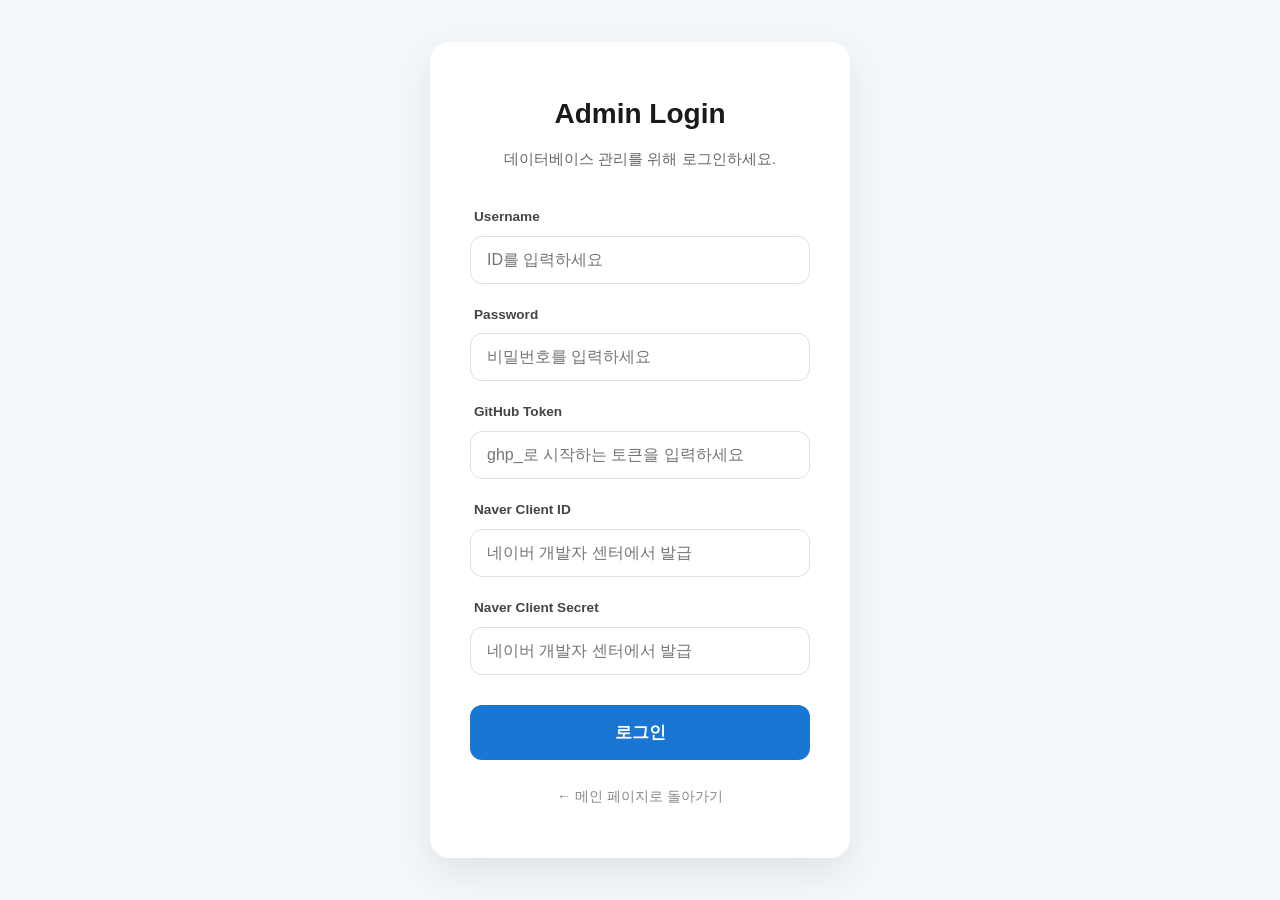
<file: admin.html>
<!-- /*
 * Name: Youngmin Jeon
 * Date: April 14, 2024
 * Section: IAB 6068
 * This is html for the database administration page.
 * This page is only accessible to the administrator and allows them to manage the car database,
 * including adding new cars and viewing existing entries. The page includes a modal form for adding new cars,
 * a table to display the current database entries, and pagination controls for navigating through multiple pages of entries.
 * The administrator can also log out from this page, which will clear their authentication token and redirect them to the login page.
 */ -->

<!DOCTYPE html>
<html lang="ko">
<head>
    <meta charset="UTF-8">
    <title>Database Admin | Blog Management</title>
    <link rel="stylesheet" href="common.css">
    <link rel="stylesheet" href="admin.css">
    <script src="auth.js"></script>
</head>
<body class="admin-page">
    <header class="admin-header">
        <div class="header-container">
            <h1>Car-Log Database Administration</h1>
            <div class="header-tools">
                <button onclick="logout()" class="btn-logout-link">로그아웃</button>
            </div>
        </div>
    </header>

    <main class="admin-main">
        <nav class="admin-tab-nav">
            <button id="tab-car" class="tab-btn active">시승기 관리</button>
            <button id="tab-maint" class="tab-btn">정비 기록 관리</button>
        </nav>

        <div class="main-actions">
            <button id="btn-open-modal" class="btn-new-sky">+ 새 자동차 추가하기</button>
        </div>

        <section class="database-view">
            <table class="notion-table">
                <thead id="db-thead"></thead>
                <tbody id="db-body"></tbody>
            </table>
            <div id="pagination-controls" class="pagination"></div>
        </section>
    </main>

    <div id="modal-container" class="modal">
        <div class="modal-content">
            <div class="modal-header">
                <h3>자동차 정보 입력</h3>
            </div>
            
            <form id="car-form">
                <div class="form-grid">
                    <div class="form-row">
                        <label>자동차 이름</label>
                        <input type="text" id="name" placeholder="예: Sonata">
                    </div>
                    <div class="form-row">
                        <label>연식</label>
                        <input type="number" id="year" placeholder="2024">
                    </div>
                    <div class="form-row">
                        <label>브랜드</label>
                        <select id="brand">
                            <optgroup label="국산차">
                                <option value="Hyundai">현대</option>
                                <option value="Kia">기아</option>
                                <option value="Genesis">제네시스</option>
                                <option value="Chevrolet">쉐보레</option>
                                <option value="KGM">KG 모빌리티</option>
                                <option value="Renault Korea">르노코리아</option>
                            </optgroup>
                            
                            <optgroup label="수입차">
                                <option value="Audi">아우디 (Audi)</option>
                                <option value="Alfa Romeo">알파로메오 (Alfa Romeo)</option>
                                <option value="BMW">BMW</option>
                                <option value="Ford">포드 (Ford)</option>
                                <option value="Jaguar">재규어 (Jaguar)</option>
                                <option value="Land Rover">랜드로버 (Land Rover)</option>
                                <option value="Mercedes-Benz">메르세데스-벤츠 (Mercedes-Benz)</option>
                                <option value="Porsche">포르쉐 (Porsche)</option>
                                <option value="Tesla">테슬라 (Tesla)</option>
                                <option value="Volkswagen">폭스바겐 (Volkswagen)</option>
                            </optgroup>
                        </select>
                    </div>
                    <div class="form-row">
                        <label>형식</label>
                        <select id="type">
                            <option value="Sedan">세단</option>
                            <option value="SUV">SUV</option>
                            <option value="Hatchback">해치백</option>
                            <option value="Wagon">왜건</option>
                            <option value="Minivan">미니밴</option>
                            <option value="Coupe">쿠페</option>
                            <option value="Convertible">컨버터블</option>
                            <option value="Truck">트럭</option>
                        </select>
                    </div>
                    <div class="form-row">
                        <label>연료 종류</label>
                        <select id="fuel">
                            <option value="Gasoline">가솔린</option>
                            <option value="Diesel">디젤</option>
                            <option value="LPG">LPG</option>
                            <option value="Gasoline Hybrid">가솔린 하이브리드</option>
                            <option value="Plug-in Hybrid">플러그인 하이브리드</option>
                            <option value="Electric">전기</option>
                            <option value="EREV">EREV</option>
                            <option value="Hydrogen">수소</option>
                        </select>
                    </div>
                    <div class="form-row">
                        <label>크기</label>
                        <select id="size">
                            <option value="Mini">경형</option>
                            <option value="Subcompact">소형</option>
                            <option value="Compact">준중형</option>
                            <option value="Mid-size">중형</option>
                            <option value="Full-size">준대형</option>
                            <option value="Large">대형</option>
                        </select>
                    </div>
                    <div class="form-row">
                        <label>가격</label>
                        <input type="text" id="price" oninput="formatPrice(this)">
                    </div>
                    <div class="form-row">
                        <label>체험 경로</label>
                        <select id="experience">
                            <option value="본인/가족 차량">본인/가족 차량</option>
                            <option value="지인/친척 차량">지인/친척 차량</option>
                            <option value="소속 기관 차량">소속 기관 차량</option>
                            <option value="제조사 시승">제조사 시승</option>
                            <option value="렌터카/카셰어링">렌터카/카셰어링</option>
                            <option value="기타">기타</option>
                        </select>
                    </div>
                </div>
                
                <div class="modal-footer">
                    <button type="button" id="btn-cancel" class="btn-secondary">취소</button>
                    <button type="button" id="btn-next" class="btn-primary">저장</button>
                </div>
            </form>
        </div>
    </div>

    <div id="maintenance-modal-container" class="modal">
    <div class="modal-content" style="width: 600px;">
        <div class="modal-header">
            <h3>정비 기록 입력</h3>
        </div>
        <form id="maint-form">
            <div class="form-grid">
                <div class="form-row">
                    <label>분류</label>
                    <select id="maint-category">
                        <option value="oil">오일</option>
                        <option value="part">소모품</option>
                        <option value="tyre">타이어</option>
                        <option value="wash">세차/외장</option>
                        <option value="repair">수리/교체</option>
                        <option value="etc">기타</option>
                    </select>
                </div>
                <div class="form-row"><label>날짜</label><input type="date" id="maint-date"></div>
                <div class="form-row"><label>주행거리 (km)</label><input type="number" id="maint-mileage" placeholder="79400"></div>
                <div class="form-row"><label>비용 (₩)</label><input type="text" id="maint-cost" placeholder="55000" oninput="formatPrice(this)"></div>
                
                <div class="form-row" style="grid-column: 1 / -1;">
                    <label>정비 및 부품 내역</label>
                    <input type="text" id="maint-item" placeholder="예: 킥스 파오 100 5W30">
                </div>

                <div class="form-row" style="grid-column: 1 / -1;">
                    <label>만족도 별점</label>
                    <div class="star-rating" id="maint-star-container">
                        <span data-value="1">★</span>
                        <span data-value="2">★</span>
                        <span data-value="3">★</span>
                        <span data-value="4">★</span>
                        <span data-value="5">★</span>
                    </div>
                    <input type="hidden" id="maint-rating" value="0">
                </div>

                <div class="form-row" style="grid-column: 1 / -1;">
                    <label>나의 한 줄 리뷰</label>
                    <textarea id="maint-review" rows="3" placeholder="부품의 성능이나 사용 후기를 작성하세요."></textarea>
                </div>

                <div class="form-row" style="grid-column: 1 / -1;"><label>비고 (메모)</label><input type="text" id="maint-note" placeholder="자가 정비 여부 등"></div>
            </div>
            <div class="modal-footer">
                <button type="button" id="btn-maint-cancel" class="btn-secondary">취소</button>
                <button type="button" id="btn-maint-next" class="btn-primary">저장</button>
            </div>
        </form>
    </div>
</div>

    <script src="admin.js"></script>
</body>
</html>
</file>
<file: common.css>
/*
 * Name: Youngmin Jeon
 * Date: April 14, 2024
 * Section: IAB 6068
 * This is common css for all pages. It includes basic reset, typography, container settings, and footer styles.
 * This file is linked in all html files to ensure consistent styling across the website.
 */

* { margin: 0; padding: 0; box-sizing: border-box; }
body {
    font-family: 'Pretendard', sans-serif;
    line-height: 1.6;
    color: #1a1a1a;
    background-color: #fcfcfc;
}
a { text-decoration: none; color: inherit; }
.container {
    max-width: 1100px;
    margin: 0 auto;
    padding: 0 20px;
}
/* 공통 푸터 설정 */
.admin-footer {
    background: #fff;
    padding: 60px 0;
    border-top: 1px solid #eee;
    margin-top: 80px; /* 메인 콘텐츠와의 간격 확보 */
}

.footer-container {
    max-width: 1100px; /* 메인 콘텐츠 박스 너비와 동일하게 설정 */
    margin: 0 auto;    /* 중앙 정렬 */
    display: flex;
    justify-content: space-between;
    align-items: flex-end;
    padding: 0 20px;   /* 내부 여백 추가 */
}

.footer-info {
    text-align: left;
}

.footer-info p {
    font-size: 0.85rem;
    color: #888;
    margin-bottom: 5px;
}

.admin-link {
    font-size: 0.8rem;
    color: #ccc; /* 아주 연하게 처리해서 튀지 않게 */
    transition: color 0.3s;
}

.admin-link:hover {
    color: #2383e2; /* 호버 시에만 강조 */
}
</file>
<file: admin.css>
/*
 * Name: Youngmin Jeon
 * Date: April 14, 2024
 * Section: IAB 6068
 * This is css for the administrator page.
 * It includes styles for the admin dashboard, tables, modals, and the login page.
 */

/* 1. 레이아웃: 1300px 너비 확장 */
.admin-main, .header-container {
    max-width: 1300px;
    margin: 0 auto;
    padding: 0 40px;
}

.admin-header {
    background: #fff;
    padding: 20px 0;
    border-bottom: 1px solid #eee;
}

/* 2. 헤더: 로그아웃 버튼 오른쪽 끝 정렬 */
.header-container {
    display: flex;
    justify-content: space-between; /* 로고와 로그아웃을 양 끝으로 */
    align-items: center;
}

.btn-logout-link {
    background: none;
    border: none;
    color: #888;
    font-size: 0.9rem;
    cursor: pointer;
    font-weight: 500;
    transition: color 0.2s;
}

.btn-logout-link:hover {
    color: #333;
    text-decoration: underline;
}

/* 3. 노션 스타일 테이블 */
.notion-table {
    width: 100%;
    border-collapse: collapse;
    background: white;
    border: 1px solid #eee;
    border-radius: 8px;
    margin-top: 20px;
}

.notion-table th {
    background: #f9f9f9;
    padding: 12px;
    font-size: 0.85rem;
    color: #777;
    text-align: left;
    border-bottom: 1px solid #eee;
}

.notion-table td {
    padding: 12px;
    border-bottom: 1px solid #eee;
    font-size: 0.9rem;
}

/* 4. 모달 및 2열 그리드 배치 */
.modal {
    display: none;
    position: fixed;
    top: 0; left: 0; width: 100%; height: 100%;
    background: rgba(0,0,0,0.7);
    backdrop-filter: blur(5px);
    z-index: 9999;
}

.modal-content {
    background: white;
    width: 750px; /* 2열 배치를 위해 너비 소폭 확장 */
    position: absolute;
    top: 50%; left: 50%;
    transform: translate(-50%, -50%);
    padding: 40px;
    border-radius: 20px;
}

/* 모달 내부 2열 그리드 핵심 설정 */
.form-grid {
    display: grid;
    grid-template-columns: 1fr 1fr; /* 1:1 비율 2열 */
    gap: 20px;
    margin-top: 20px;
}

.form-row {
    display: flex;
    flex-direction: column;
    gap: 8px;
}

.form-row label {
    font-size: 0.85rem;
    font-weight: 600;
    color: #666;
}

.form-row input, .form-row select {
    padding: 10px;
    border: 1px solid #ddd;
    border-radius: 8px;
    font-size: 0.95rem;
    outline: none;
}

.form-row input:focus { border-color: #2383e2; }

/* 5. 모달 하단 버튼 우측 정렬 */
.modal-footer {
    display: flex;
    justify-content: flex-end; /* 우측 정렬 */
    gap: 12px;
    margin-top: 30px;
    padding-top: 20px;
    border-top: 1px solid #f5f5f5;
}

/* 6. 모든 버튼 공통 스타일 */
.btn-new-sky, .btn-primary {
    background-color: #e3f2fd;
    color: #1976d2;
    border: 1px solid #bbdefb;
    padding: 10px 24px;
    border-radius: 30px;
    font-weight: 600;
    cursor: pointer;
    transition: all 0.2s;
}

.btn-new-sky:hover, .btn-primary:hover {
    background-color: #1976d2;
    color: white;
}

.btn-secondary {
    background: none;
    border: none;
    color: #888;
    cursor: pointer;
    font-size: 0.95rem;
}

.btn-secondary:hover { text-decoration: underline; }

/* 7. 관리 열 버튼 (작성/삭제) */
.admin-actions {
    display: flex;
    gap: 8px;
    align-items: center;
}

.btn-review {
    background-color: #f0f7ff;
    color: #007aff;
    border: 1px solid #c2e0ff;
    padding: 6px 12px;
    border-radius: 6px;
    font-size: 12px;
    font-weight: 600;
    cursor: pointer;
    white-space: nowrap;
}

.btn-delete {
    background-color: #fff1f0;
    color: #ff4d4f;
    border: 1px solid #ffa39e;
    padding: 6px 12px;
    border-radius: 6px;
    font-size: 12px;
    cursor: pointer;
}

.btn-review:hover, .btn-delete:hover {
    filter: brightness(0.95);
}

.main-actions {
    display: flex;
    justify-content: flex-end;
    margin-top: 30px;
}

/* --- [로그인 페이지 디자인] --- */

/* 1. 로그인 배경 */
.login-page {
    background-color: #f8f9fa;
    display: flex;
    justify-content: center;
    align-items: center;
    height: 100vh;
    margin: 0;
}

/* 2. 로그인 카드 컨테이너 */
.login-container {
    background: white;
    padding: 40px;
    border-radius: 20px;
    box-shadow: 0 10px 25px rgba(0,0,0,0.05);
    width: 100%;
    max-width: 400px;
    text-align: center;
}

.login-container h1 {
    font-size: 1.8rem;
    color: #333;
    margin-bottom: 10px;
}

.login-container p {
    color: #888;
    font-size: 0.9rem;
    margin-bottom: 30px;
}

/* 3. 로그인 폼 레이아웃 */
.login-form {
    display: flex;
    flex-direction: column;
    gap: 15px;
}

.login-form input {
    padding: 14px;
    border: 1px solid #ddd;
    border-radius: 10px;
    font-size: 1rem;
    outline: none;
    transition: border-color 0.2s;
}

.login-form input:focus {
    border-color: #2383e2;
}

/* 4. 로그인 버튼 (어드민 메인 버튼과 통일감 유지) */
.btn-login {
    background-color: #1976d2;
    color: white;
    border: none;
    padding: 14px;
    border-radius: 10px;
    font-size: 1rem;
    font-weight: 600;
    cursor: pointer;
    transition: background-color 0.2s;
}

.btn-login:hover {
    background-color: #1565c0;
}

/* 5. 에러 메시지 스타일 */
#error-msg {
    color: #ff4d4f;
    font-size: 0.85rem;
    margin-top: 10px;
    min-height: 1.2em;
}
/* admin.css 하단에 추가 또는 수정 */

.clickable-name {
    cursor: pointer; /* 마우스 포인터 변경 */
    color: #2383e2;   /* 클릭 가능한 텍스트임을 강조하는 색상 */
}

.clickable-name:hover {
    text-decoration: underline; /* 호버 시 밑줄 효과 */
}

/* 관리 열 버튼 간격 유지 (현재 코드 보완) */
.admin-actions {
    display: flex;
    gap: 8px;
    align-items: center;
}
/* --- [Login Page Design] --- */

/* 1. 로그인 페이지 배경 */
.login-page-body {
    background-color: #f4f7f9; /* 연한 그레이 블루 톤 */
    display: flex;
    justify-content: center;
    align-items: center;
    height: 100vh;
    margin: 0;
    font-family: 'Pretendard', -apple-system, sans-serif;
}

/* 2. 로그인 카드 컨테이너 */
.login-card {
    background: #ffffff;
    padding: 50px 40px;
    border-radius: 20px;
    box-shadow: 0 15px 35px rgba(0, 0, 0, 0.08);
    width: 100%;
    max-width: 420px;
    text-align: center;
}

.login-card h2 {
    font-size: 1.75rem;
    color: #1a1a1a;
    margin-bottom: 10px;
    font-weight: 700;
}

.login-card p {
    color: #666;
    font-size: 0.95rem;
    margin-bottom: 35px;
}

/* 3. 입력 그룹 (아이디, 비번, 토큰) */
.login-input-group {
    text-align: left;
    margin-bottom: 20px;
}

.login-input-group label {
    display: block;
    font-size: 0.85rem;
    font-weight: 600;
    color: #444;
    margin-bottom: 8px;
    margin-left: 4px;
}

.login-input-group input {
    width: 100%;
    padding: 14px 16px;
    border: 1px solid #e0e0e0;
    border-radius: 12px;
    font-size: 1rem;
    box-sizing: border-box; /* 패딩 포함 너비 계산 */
    transition: all 0.2s ease;
    outline: none;
}

.login-input-group input:focus {
    border-color: #1976d2; /* 강조 포인트 컬러 */
    box-shadow: 0 0 0 3px rgba(25, 118, 210, 0.1);
}

/* 4. 로그인 버튼 (어드민 메인 버튼들과 통일감 부여) */
.btn-login {
    width: 100%;
    background-color: #1976d2;
    color: #ffffff;
    border: none;
    padding: 16px;
    border-radius: 12px;
    font-size: 1.05rem;
    font-weight: 600;
    cursor: pointer;
    margin-top: 10px;
    transition: background-color 0.2s ease;
}

.btn-login:hover {
    background-color: #1565c0;
}

/* 5. 메인 페이지로 돌아가기 링크 */
.back-to-main {
    display: inline-block;
    margin-top: 25px;
    color: #888;
    text-decoration: none;
    font-size: 0.9rem;
    transition: color 0.2s;
}

.back-to-main:hover {
    color: #333;
    text-decoration: underline;
}

/* 6. 에러 텍스트 (아이디/비번 불일치 시) */
#error-text {
    margin-bottom: 15px;
    font-weight: 500;
}

/* --- [어드민 탭 내비게이션 스타일] --- */
.admin-tab-nav {
    display: flex;
    gap: 30px;
    margin-top: 30px;
    border-bottom: 2px solid #e0e0e0;
}

.tab-btn {
    background: none;
    border: none;
    font-size: 1.1rem;
    color: #888;
    padding: 10px 5px;
    cursor: pointer;
    font-weight: 500;
    position: relative;
    transition: color 0.2s ease;
}

.tab-btn:hover {
    color: #444;
}

.tab-btn.active {
    color: #1976d2;
    font-weight: 700;
}

/* 활성화된 탭 하단 강조 라인 */
.tab-btn.active::after {
    content: '';
    position: absolute;
    bottom: -2px; /* 회색 보더를 덮어씌움 */
    left: 0;
    width: 100%;
    height: 3px;
    background-color: #1976d2;
    border-radius: 3px 3px 0 0;
}

/* --- [별점 시스템 스타일] --- */
.star-rating {
    display: flex;
    gap: 5px;
    font-size: 1.8rem;
    color: #ddd; /* 기본 회색 별 */
    cursor: pointer;
    user-select: none;
    margin-top: 5px;
}

.star-rating span {
    transition: color 0.2s ease, transform 0.1s ease;
}

.star-rating span:hover {
    transform: scale(1.2);
}

/* 선택된 별들과 그 이전 별들을 강조 */
.star-rating span.active {
    color: #ffca28; /* 황금색 별 */
}

/* 리뷰 텍스트에리어 스타일 */
#maint-review {
    width: 100%;
    padding: 12px;
    border: 1px solid #e0e0e0;
    border-radius: 8px;
    font-family: inherit;
    resize: none;
    outline: none;
}

#maint-review:focus {
    border-color: #1976d2;
}
</file>
<file: editor.css>
/*
 * Name: Youngmin Jeon
 * Date: April 14, 2024
 * Section: IAB 6068
 * This is css for the review editor page.
 */

.editor-main {
    max-width: 900px;
    margin: 40px auto;
    padding: 0 20px;
}

.editor-container {
    background: white;
    padding: 40px;
    border-radius: 12px;
    box-shadow: 0 2px 10px rgba(0,0,0,0.05);
}

.editor-meta {
    display: flex;
    flex-direction: column;
    gap: 15px;
    margin-bottom: 30px;
}

#car-selector, .input-thumb {
    padding: 10px;
    border: 1px solid #ddd;
    border-radius: 6px;
}

.input-title {
    font-size: 2rem;
    font-weight: bold;
    border: none;
    border-bottom: 2px solid #eee;
    padding: 10px 0;
    outline: none;
}

#post-content {
    width: 100%;
    min-height: 400px;
    border: none;
    font-size: 1.1rem;
    line-height: 1.8;
    resize: none;
    outline: none;
}
.editor-assets {
    margin-top: 20px;
    padding: 20px;
    background: #f8f9fa;
    border-radius: 8px;
    border: 1px dashed #dee2e6;
}

.upload-control {
    display: flex;
    align-items: center;
    gap: 15px;
}

/* 하단 버튼 중앙 정렬 */
.editor-actions-center {
    display: flex;
    flex-direction: column;
    align-items: center;
    gap: 15px;
    margin-top: 50px;
}

/* 관리자로 돌아가기 (텍스트 링크 스타일) */
.btn-back-link {
    background: none;
    border: none;
    color: #888;
    cursor: pointer;
    font-size: 0.9rem;
    text-decoration: none;
}

.btn-back-link:hover {
    text-decoration: underline;
    color: #333;
}

/* 제목 입력창 하단 라인 강조 */
.input-title {
    width: 100%;
    font-size: 2.2rem;
    font-weight: 700;
    border: none;
    border-bottom: 2px solid #f0f0f0;
    padding: 15px 0;
    margin-bottom: 30px;
    outline: none;
}
/* 상단 차량 정보 배지 */
.target-car-badge {
    background: #f0f7ff;
    padding: 10px 20px;
    border-radius: 50px;
    display: inline-block;
    margin-bottom: 25px;
    border: 1px solid #c2e0ff;
}

#target-car-info {
    color: #007aff;
    font-weight: 600;
    font-size: 0.95rem;
}

/* 하단 버튼 영역 중앙 정렬 */
.editor-actions-center {
    margin-top: 50px;
    display: flex;
    flex-direction: column;
    align-items: center;
    gap: 20px;
    padding-top: 30px;
    border-top: 1px solid #eee;
}

.btn-primary-large {
    background-color: #1976d2;
    color: white;
    border: none;
    padding: 16px 60px;
    border-radius: 50px;
    font-size: 1.1rem;
    font-weight: 600;
    cursor: pointer;
    transition: all 0.2s;
    box-shadow: 0 4px 15px rgba(25, 118, 210, 0.2);
}

.btn-primary-large:hover {
    background-color: #1565c0;
    transform: translateY(-2px);
}

.btn-back-link {
    color: #888;
    text-decoration: none;
    font-size: 0.95rem;
}

.btn-back-link:hover {
    color: #333;
    text-decoration: underline;
}

/* 이미지 업로드 영역 다듬기 */
.editor-assets {
    background: #fafafa;
    border: 1px dashed #ccc;
    padding: 30px;
    text-align: center;
    margin-bottom: 30px;
    border-radius: 12px;
}
/* editor.css에 추가 또는 수정 */

.editor-assets {
    background: #fdfdfd;
    border: 1px dashed #d1d1d1;
    padding: 40px;
    text-align: center;
    margin-bottom: 30px;
    border-radius: 16px;
    transition: all 0.3s ease;
}

.upload-control {
    display: flex;
    flex-direction: column; /* 세로 배치로 변경하여 더 깔끔하게 */
    align-items: center;
    gap: 15px;
}

/* 동글동글한 카메라 버튼 스타일 */
.btn-camera-round {
    background-color: #ffffff;
    color: #444;
    border: 1.5px solid #e0e0e0;
    padding: 12px 28px;
    border-radius: 50px; /* 완전한 라운드 */
    font-size: 0.95rem;
    font-weight: 600;
    cursor: pointer;
    display: flex;
    align-items: center;
    gap: 8px;
    transition: all 0.2s cubic-bezier(0.4, 0, 0.2, 1);
    box-shadow: 0 2px 6px rgba(0,0,0,0.03);
}

.btn-camera-round .icon {
    font-size: 1.2rem;
}

.btn-camera-round:hover {
    background-color: #f8f9fa;
    border-color: #1976d2;
    color: #1976d2;
    transform: translateY(-2px);
    box-shadow: 0 4px 12px rgba(0,0,0,0.08);
}

.btn-camera-round:active {
    transform: translateY(0);
}

#file-count {
    font-size: 0.85rem;
    color: #888;
    font-weight: 500;
}
</file>
